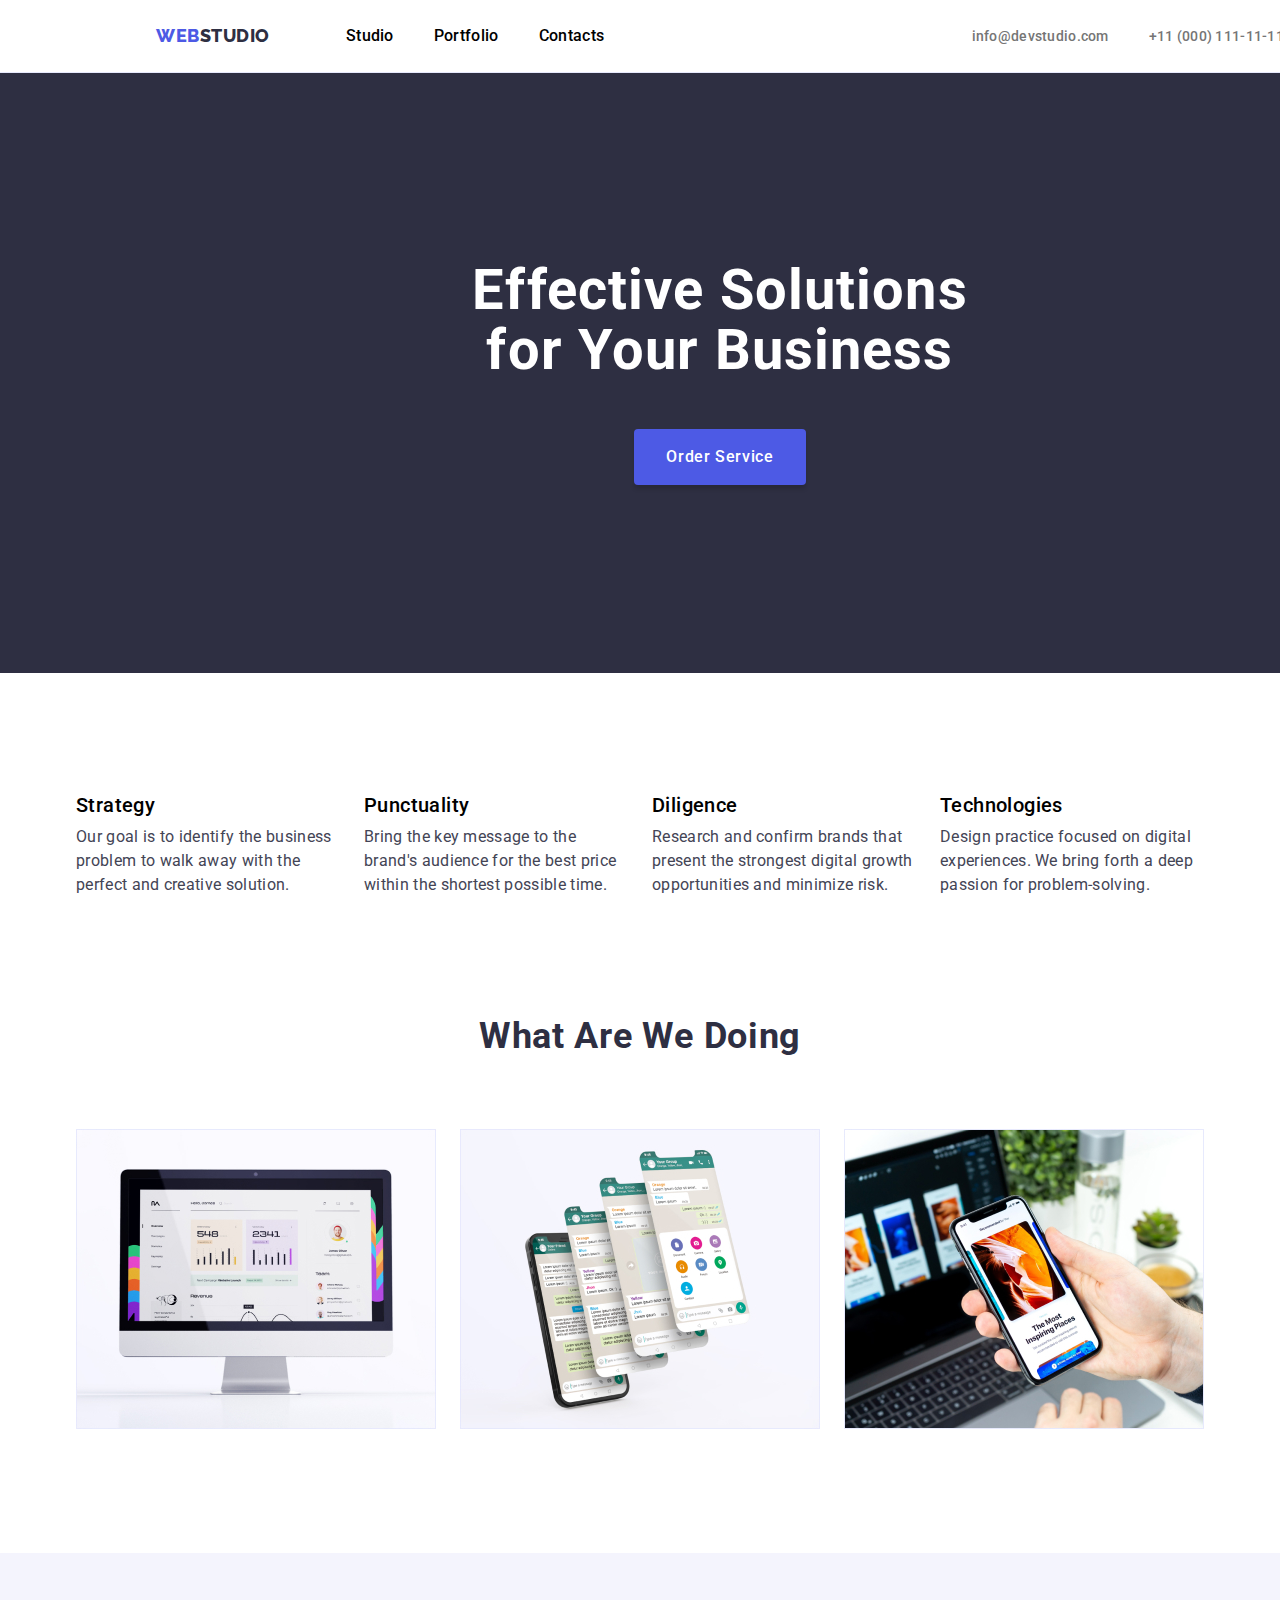
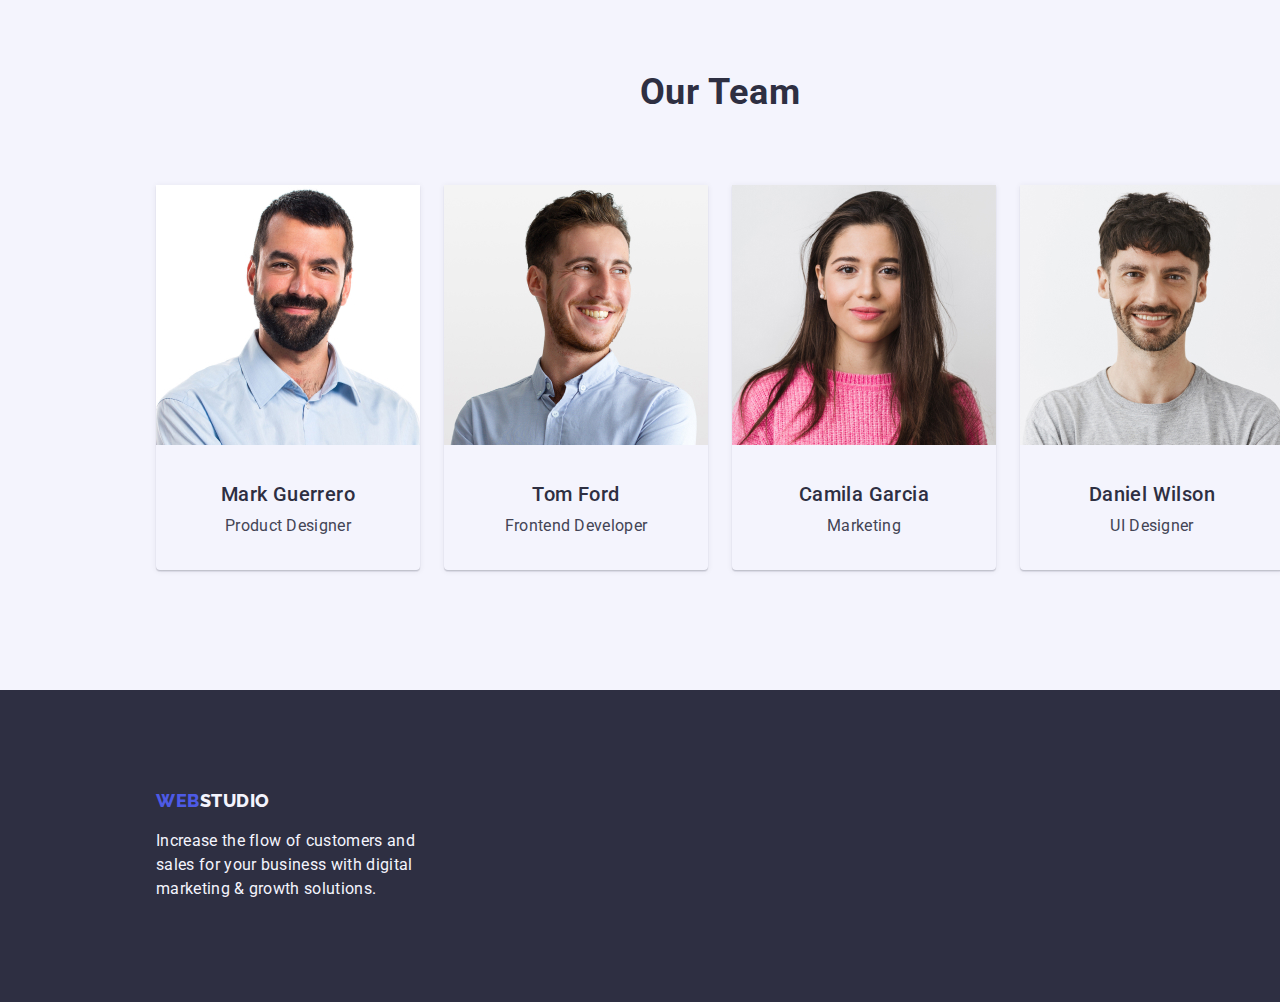
<file: index.html>
<!DOCTYPE html>
<html lang="en">
<head>
    <meta charset="UTF-8">
    <meta http-equiv="X-UA-Compatible" content="IE=edge">
    <meta name="viewport" content="width=device-width, initial-scale=1.0">
    <title>Studio</title>
    <link rel="preconnect" href="https://fonts.googleapis.com">
    <link rel="preconnect" href="https://fonts.gstatic.com" crossorigin>
    <link rel="stylesheet" href="https://cdnjs.cloudflare.com/ajax/libs/modern-normalize/1.0.0/modern-normalize.min.css" />
    <link
        href="https://fonts.googleapis.com/css2?family=Montserrat:wght@400;700&family=Raleway:wght@800&family=Roboto:wght@400;500;700;900&display=swap"
        rel="stylesheet">   
    <link rel="stylesheet" href="./css/style.css">
</head>
<body>
    <header class="header">
        <div class="container header-flex">  
        <nav>
            <a class="header-logo link "
             href="./index.html">
            <span class="logo-web header-logo">Web</span>Studio 
            </a>
        </nav>
        <nav>
            <ul class="nav-links list">
                <li class="nav-link">
                    <a class="header-link link "
                     href="">Studio
                    </a>
                </li>
                <li class="nav-link">
                    <a class="header-link link "
                     href="portfolio.html" 
                    >Portfolio
                    </a>
                </li>
                <li class="nav-link">
                    <a class="header-link link "
                     href=""
                    >Contacts
                    </a>
                </li>
            </ul>
        </nav>
        
        <ul class="contacts link list">
            <li class="contact ">
                <a class="link contact-mail"
                href="mailto:info@devstudio.com">
                info@devstudio.com
                </a>
            </li>
            <li class="contact ">
                <a class="link contact-number"
                  href="tel:+110001111111">
                  +11 (000) 111-11-11
                </a>
            </li>
        </ul>
        </div>
    </header>
    <main>
        <section class="upper-section">
            <div class="upper-section-container">
            <h1 class="main-text">Effective Solutions
            for Your Business
            </h1>
            <button class="upper-section-button button" type="button">Order Service </button>
            </div>
        </section>
        <section class="about">
            <div class="container">
            <h2  hidden>advantages</h2>
            <ul class="about-list list">
                <li class="about-item">
                    <h3 class="about-item-upper">Strategy</h3>
                    <p class="about-item-lower">Our goal is to identify the business
                    problem to walk away with the perfect and creative solution.</p>
                </li>
                <li class="about-item">
                    <h3 class="about-item-upper">Punctuality</h3>
                    <p class="about-item-lower">Bring the key message to the brand's audience for the best price within the shortest possible time.</p>
                </li>
                <li class="about-item">
                    <h3 class="about-item-upper">Diligence</h3>
                    <p class="about-item-lower">Research and confirm brands that present the strongest digital growth opportunities and minimize risk.</p>
                </li>
                <li class="about-item">
                    <h3 class="about-item-upper">Technologies</h3>
                    <p class="about-item-lower">Design practice focused on digital experiences. We bring forth a deep passion for problem-solving.</p>
                </li>
            </ul>
        </div>
        </section>
        <section class="about-work">
            <div class="container">
            <h2 class=about-work-header>What are we doing</h2>
            <ul class="list about-work-flex">
            <li class="about-work-flex-item"><img src="./images/box1.jpg" alt="1examle" width="360"></li>
            <li class="about-work-flex-item"><img src="./images/box2.jpg" alt="2examle" width="360"></li>
            <li class="about-work-flex-item"><img src="./images/box3.jpg" alt="3examle" width="360"></li>
            </ul>
        </div>
        </section>
        <section class="about-team ">
            <div class="container about-team-container">
            <h2 class="about-team-header">Our Team</h2>
            <ul class="list about-team-list">
                <li class="about-work-item">   
                        <img src="./images/mark.jpg" alt="Mark Guerrero" width="264">
                            <div class="team-name-position">
                            <h3 class="team-name">Mark Guerrero</h3>
                            <p class="team-position">Product Designer</p>   
                            </div>              
                </li>
                <!-- arial-label потім добавити на силкки -->
                <li class="about-work-item">
                        <img src="./images/tom.jpg" alt="Tom Ford" width="264">
                            <div class="team-name-position">
                            <h3 class="team-name">Tom Ford</h3>
                            <p class="team-position">Frontend Developer</p>
                            </div>
                </li>
                <li class="about-work-item">
                        <img src="./images/camila.jpg" alt="Camila Garcia" width="264">
                            <div class="team-name-position">
                            <h3 class="team-name">Camila Garcia</h3>
                            <p class="team-position">Marketing</p>
                            </div>
                </li>
                <li class="about-work-item">
                        <img src="./images/daniel.jpg" alt="Daniel Wilson" width="264">
                            <div class="team-name-position">
                            <h3 class="team-name">Daniel Wilson</h3>
                            <p class="team-position">UI Designer</p>
                            </div>
                </li>
            </ul>
        </div>
        </section>
    
    </main>
    <footer class="footer">
        <div class="container">
        <div class="footer-container">
        <a class="link footer-logo" href="./index.html"><span class=logo-web>Web</span>Studio </a>
        <p class="footer-text">Increase the flow of customers and sales for your business with digital marketing & growth solutions.
        </p>
        </div>
        </div>
    </footer> 
</body>
</html>
</file>
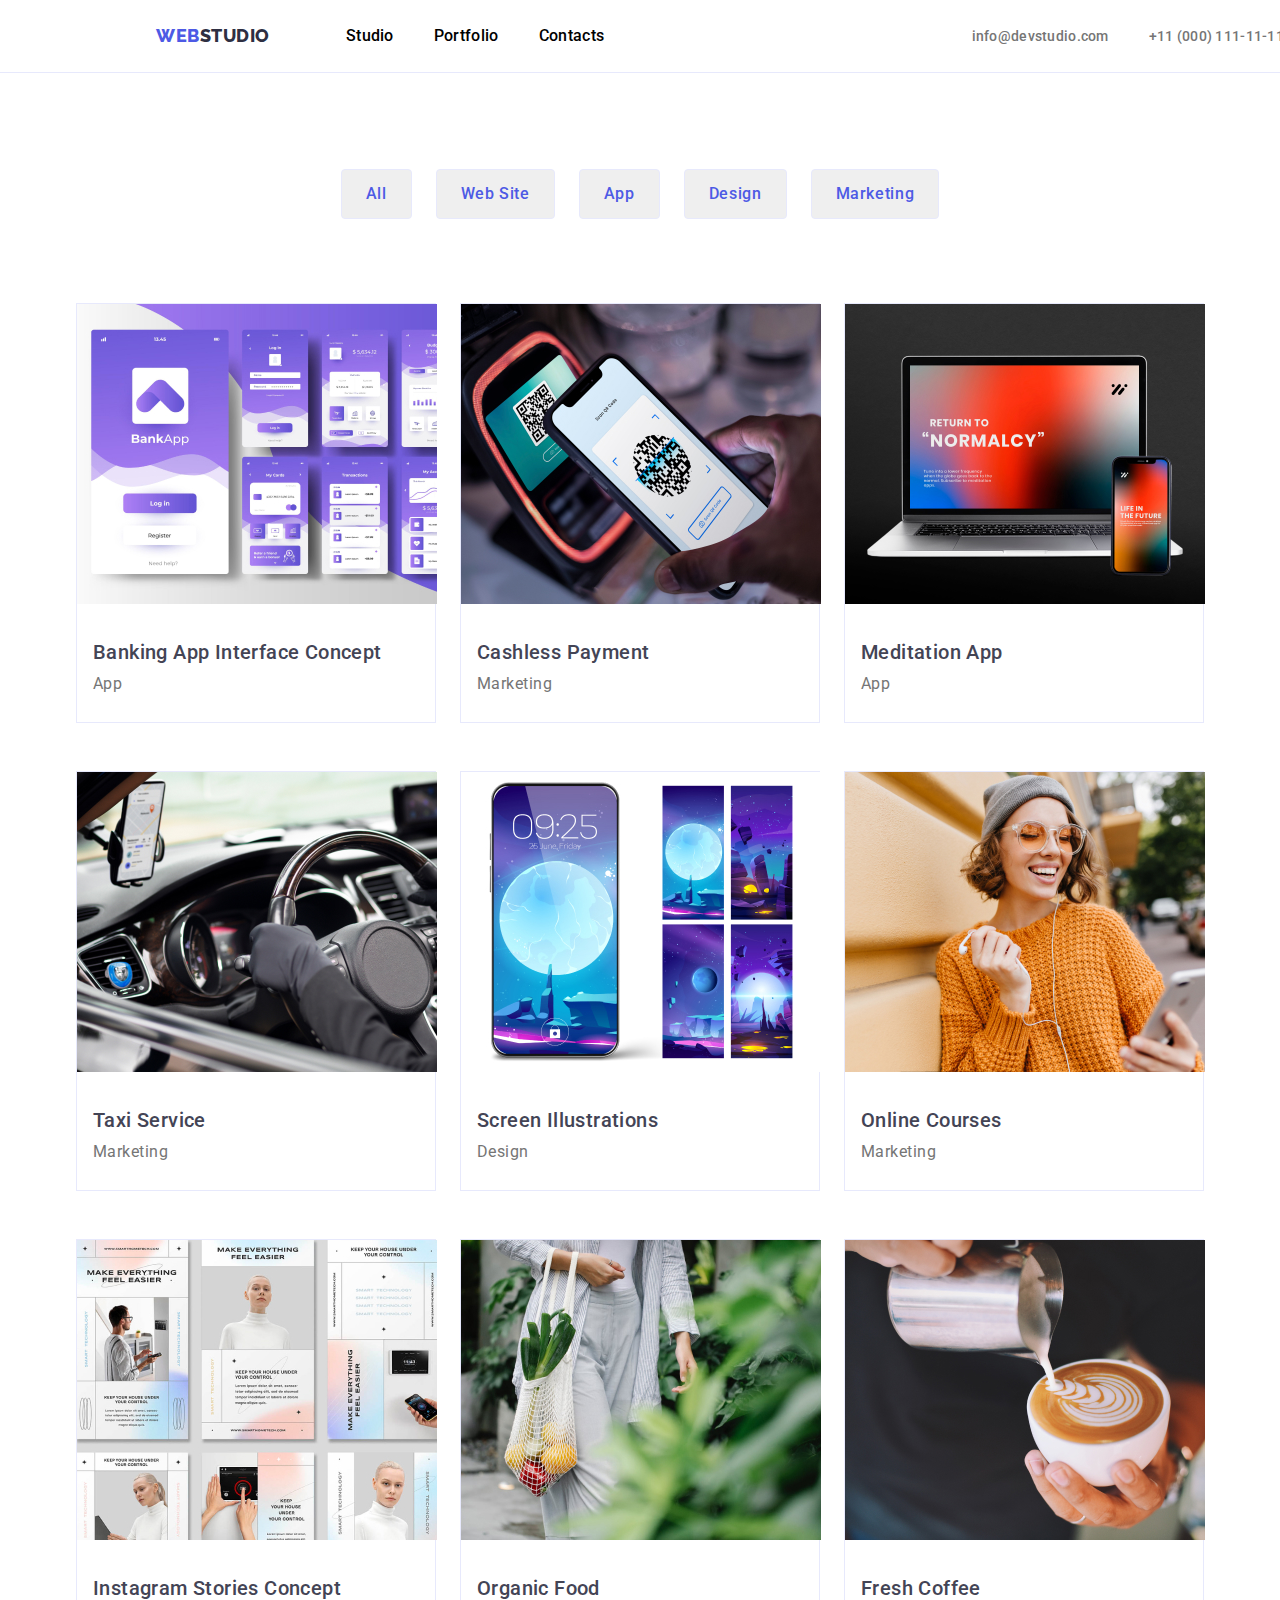
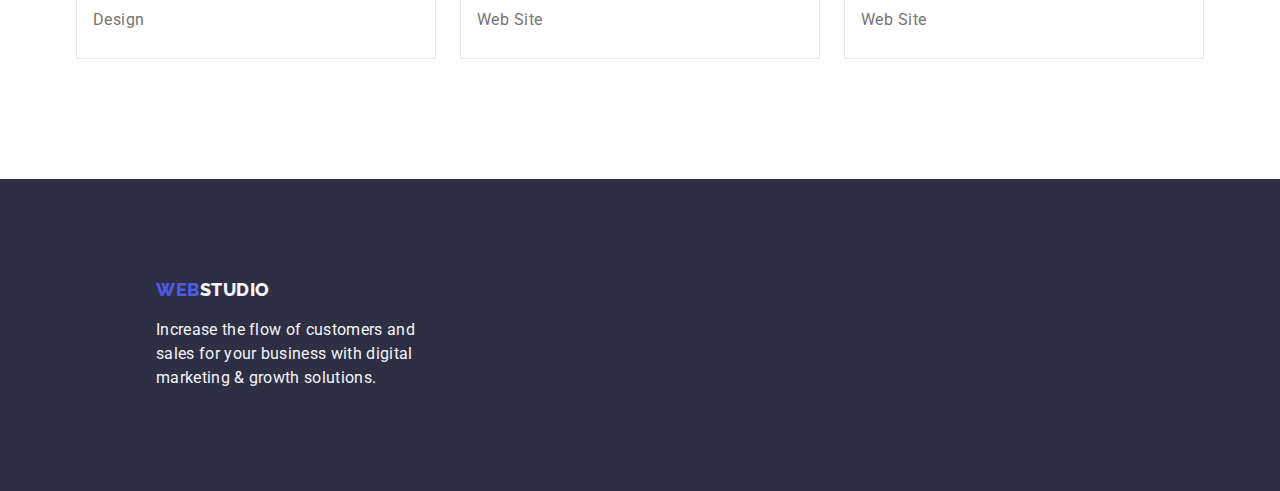
<file: portfolio.html>
<!DOCTYPE html>
<html lang="en">
<head>
    <meta charset="UTF-8">
    <meta http-equiv="X-UA-Compatible" content="IE=edge">
    <meta name="viewport" content="width=device-width, initial-scale=1.0">
    <title>Studio</title>
    <link rel="preconnect" href="https://fonts.googleapis.com">
    <link rel="preconnect" href="https://fonts.gstatic.com" crossorigin>
    <link rel="stylesheet" href="https://cdnjs.cloudflare.com/ajax/libs/modern-normalize/1.0.0/modern-normalize.min.css" />
    <link
          href="https://fonts.googleapis.com/css2?family=Montserrat:wght@400;700&family=Raleway:wght@800&family=Roboto:wght@400;500;700;900&display=swap"
          rel="stylesheet">
    <link rel="stylesheet" href="./css/style.css">
</head>
<body>
<header class="header">
    <div class="container header-flex ">
    <nav>
        <a class="header-logo link " href="./index.html">
            <span class="logo-web header-logo">Web</span>Studio
        </a>
    </nav>
    <nav>
        <ul class="nav-links list">
            <li class="nav-link">
                <a class="header-link link " href="">Studio
                </a>
            </li>
            <li class="nav-link">
                <a class="header-link link " href="portfolio.html">Portfolio
                </a>
            </li>
            <li class="nav-link">
                <a class="header-link link " href="">Contacts
                </a>
            </li>
        </ul>
    </nav>

        <ul class="contacts link list">
            <li class="contact ">
            <a class="link contact-mail" href="mailto:info@devstudio.com">
                info@devstudio.com
            </a>
            </li>
            <li class="contact ">
            <a class="link contact-number" href="tel:+110001111111">
                +11 (000) 111-11-11
            </a>
            </li>
        </ul>
    </div>
</header>
    <main>
        <section class="portfolio-first-section">
            <h2 hidden>Projects</h2>
            <div class="container">
            <ul class="list portfolio-buttons">
            <li class="portfolio-button-flex"><button class="button portfolio-button" type="button">All</button></li>
            <li class="portfolio-button-flex"><button class="button portfolio-button" type="button">Web Site  </button></li>
            <li class="portfolio-button-flex"><button class="button portfolio-button" type="button">App</button></li>
            <li class="portfolio-button-flex"><button class="button portfolio-button" type="button">Design</button></li>
            <li class="portfolio-button-flex"><button class="button portfolio-button" type="button">Marketing</button></li>
            </ul>
            </div>
        </section>
        <section class="portfolio-last-section">
            <div class="container">
            <ul class="list projects">
                <li class="project">
                    <img src="./images/banking.jpg" width="360" height="300" alt="Banking">
                    <h3 class="project-name">Banking App Interface Concept</h3>
                    <p class="project-direction">App</p>
                </li>         
                <li class="project">
                    <img src="./images/cashless.jpg" width="360" height="300" alt="Cashless">
                    <h3 class="project-name">Cashless Payment</h3>
                    <p class="project-direction">Marketing</p>
                </li>
                <li class="project">
                    <img src="./images/meditaion.jpg" width="360" height="300" alt="Meditaion">
                    <h3 class="project-name">Meditation App</h3>
                    <p class="project-direction">App</p>
                </li>
                <li class="project">
                    <img src="./images/taxi.jpg" width="360" height="300" alt="Taxi">
                    <h3 class="project-name">Taxi Service</h3>
                    <p class="project-direction">Marketing</p>
                </li>
                <li class="project">
                    <img src="./images/screen.jpg" width="360" height="300" alt="Screen">
                    <h3 class="project-name">Screen Illustrations</h3>
                    <p class="project-direction">Design</p>
                </li>
                <li class="project">
                    <img src="./images/online.jpg" width="360" height="300" alt="Online">
                    <h3 class="project-name">Online Courses</h3>
                    <p class="project-direction">Marketing</p>
                </li>
                <li class="project">
                    <img src="./images/instagram.jpg" width="360" height="300" alt="Instagram">
                    <h3 class="project-name">Instagram Stories Concept</h3>
                    <p class="project-direction">Design</p>
                </li>
                <li class="project">
                    <img src="./images/organic.jpg" width="360" height="300" alt="Organic">
                    <h3 class="project-name">Organic Food</h3>
                    <p class="project-direction">Web Site</p>
                </li>
                <li class="project">
                    <img  src="./images/coffee.jpg" width="360" height="300" alt="Coffee">
                    <h3 class="project-name">Fresh Coffee</h3>
                    <p class="project-direction">Web Site</p>
                </li>
                
            </ul>
            </div>
        </section>

    </main>
        <footer class="footer">
            <div class="container">
                <div class="footer-container">
                    <a class="link footer-logo" href="./index.html"><span class=logo-web>Web</span>Studio </a>
                    <p class="footer-text">Increase the flow of customers and sales for your business with digital marketing &
                        growth solutions.
                    </p>
                </div>
            </div>
        </footer>
        </body>
        
        </html>
</file>
<file: css/style.css>
*,
*::before,
*::after {
    box-sizing: border-box;
}
body {
    font-family: "roboto", sans-serif;
}
.container {
    width: 1128px;
    margin-left: auto;
    margin-right: auto;
    }
.link {text-decoration: none;}   
.list {list-style: none;}
ul {padding-inline-start: 0px;}
button {padding: 0;
        border: none;
        }
h1,h2,h3,h4,h5,p,li,ul{margin-top:0; margin-bottom:0;}
/* _____________________HEADER_____________________ */
.nav-links {
    display: flex;
    margin-left: 76px;
}
.header-flex{
    display: flex;
    align-items: center;
    height: 72px;
}

.nav-links .nav-link{
    margin-right: 40px;
}
.nav-links .nav-link:last-child{ margin-right: 0;}

.header-logo{
    font-family: 'Raleway' , sans-serif;
    font-style:normal;
    font-weight: 800;
    font-size: 18px;
    line-height: calc(21/18);
    align-items: center;
    letter-spacing: 0.03em;
    text-transform: uppercase;
    color: #2E2F42;
}

.logo-web {
    color: #4D5AE5;
}


button:hover,.footer-logo:hover,.footer-logo:focus {cursor: pointer;}

.header-link{
    font-family: inherit;
    font-weight: 500;
    font-size: 16px;
    line-height: calc(24/16);
    letter-spacing: 0.02em;
    color: inherit;
     
}

.header-link:hover ,.header-link:focus ,.contacts:hover,.contacts:focus ,.contact-number:focus ,.contact-number:hover,.contact-mail:hover ,.contact-mail:focus
 {
    color: #404BBF;
    cursor: pointer;
}
.contacts{
    display: flex;
    margin-left: auto;
}
.contact-mail,
.contact-number {
    font-family: inherit;
    font-weight: 500;
    font-size: 14px;
    line-height: 1.14;
    letter-spacing: 0.02em;
    color: #757575;
}
.contact{
    margin-right: 40px;
}
.contact:last-child {
    margin-right: 0px;
}
.header{
    border-bottom: 1px solid #E7E9FC;
    width: 1440px;
    /* тимчасово */
    margin-right: auto;
    margin-left: auto;
    /* тимчасово */
}

/* __________________________MAIN+1section______________________ */


.upper-section{
    height: 600px;
    text-align: center;  
    background: #2E2F42;
        width: 1440px;
        margin-left: auto;
        margin-right: auto;
    /* тимчасовий бекграунт для зручності */
}
.upper-section-container{
padding: 188px 472px;
/* можливо не правильно, прошу перевіряючого ментора підсказати як то
 відцентрувати, бо в через auto не виходить */
}
.main-text {
    margin-bottom: 48px;
    margin-top: 0;
    margin-right: auto;
    margin-left: auto;
    width: 496px;
    font-family: inherit;
    font-weight: 700;
    font-size: 56px;
    line-height: 1.07; 
    letter-spacing: 0.02em;
    color: #FFFFFF;}

.upper-section-button {
    padding: 16px 32px;
    display: inline-block;
    font-weight: 500;
    font-size: 16px;
    line-height: 1.5;        
    align-items: center;
    text-align: center;
    letter-spacing: 0.04em;
    box-shadow: 0px 4px 4px rgba(0, 0, 0, 0.15);
    border-radius: 4px;
    color: #FFFFFF;
    background-color: #4D5AE5;

}
.about-list {
    display: flex;
    flex-wrap: wrap;
    padding: 120px 0px;
    /* В ДЗ пише, що відстань, між сусідніми елементами має відступатись марджином
    але, мені до кінця не зрозуміло,чи білий простір навколо тексту входить до секції,
    в такому випадку це падінг і між секціями немає марджину
    якщо це секція все, що тільки в рамках тексту, то задається марджин
    секція чи простір? */
}

.about-list .about-item {
    width: 264px;
    margin-right: 24px;
}

.about-list .about-item:last-child {
    margin-right: 0;
}

.about-item-upper {
    margin-bottom: 8px;
    font-family: inherit;
    font-weight: 500;
    font-size: 20px;
    line-height: 1.2;
    letter-spacing: 0.02em;
    color: inherit;

}

.about-item-lower {
    font-family: inherit;
    font-style: normal;
    font-weight: 400;
    font-size: 16px;
    line-height: 1.5;
    letter-spacing: 0.02em;
    color: #434455;
}
.upper-section-button:hover , .upper-section-button:focus {background-color: #404BBF}
/* _______________________________2section______________________ */
.about-work {
    margin-bottom: 120px;
}

.about-work-flex {
    display: flex;
}

.about-work-flex-item {
    margin-right: 24px;
}

.about-work-header {
    margin-bottom: 72px;
}

.about-work-flex-item:nth-child(3n) {
    margin-right: 0px;
}
.about-work-header {
    font-family: inherit;
    font-style: normal;
    font-weight: 700;
    font-size: 36px;
    line-height: 1.11;
    text-align: center;
    letter-spacing: 0.02em;
    text-transform: capitalize;
    color: #2E2F42;
}


/*__________________________________3section_____________________*/
.about-team-container{
    padding: 120px 0;
}
.about-team-list{
    display: flex;
}
.about-team-header {
    margin-bottom: 72px;
    font-family: inherit;
    font-style: normal;
    font-weight: 700;
    font-size: 36px;
    line-height: 1.11;
    text-align: center;
    letter-spacing: 0.02em;
    text-transform: capitalize;
    color: #2E2F42;
}
.team-name {
    font-family: inherit;
    font-weight: 500;
    font-size: 20px;
    line-height: 1.2;
    text-align: center;
    letter-spacing: 0.02em;
    color: #2E2F42;
    margin-bottom: 8px;
}
.team-position{
    font-family: inherit;
    font-weight: 400;
    font-size: 16px;
    line-height: 1.5;
    text-align: center;
    letter-spacing: 0.02em;
    color: #434455;
}
.team-name-position{
    padding: 32px 16px;
}
.about-team{
    background: #F4F4FD;
    width: 1440px; 
    margin-left: auto;
    margin-right: auto;
    /* тимчасове для  */
}
.about-work-item{
    box-shadow: 0px 1px 6px rgba(46, 47, 66, 0.08),
                0px 1px 1px rgba(46, 47, 66, 0.16), 
                0px 2px 1px rgba(46, 47, 66, 0.08);
    border-radius: 0px 0px 4px 4px;
    margin-right: 24px;
}
.about-work-item:last-child{
    margin-right:0px;
}


/*__________________________________footer_____________________*/
.footer {
    background: #2E2F42;
    width: 1440px;
    height: 312px;
    margin-right: auto;
    margin-left: auto;
    /* тимчасово */
}
.footer-container{
    padding: 100px 0;
    margin-left: 0;
    display: block;
}
.footer-logo{
    font-family: 'Raleway', sans-serif;
    font-style: normal;
    font-weight: 800;
    font-size: 18px;
    line-height: calc(21/18);
    align-items: center;
    letter-spacing: 0.03em;
    text-transform: uppercase;
    color: #F4F4FD;
}
.footer-text{
    margin-top: 17.5px;
    width: 264px;
    font-family: inherit;
    font-style: normal;
    font-weight: 400;
    font-size: 16px;
    line-height: 1.5;
    letter-spacing: 0.02em;
    color: #F4F4FD;}
/* .adress{
    font-family: inherit;
    font-style: normal;
    font-weight: 400;
    font-size: 14px;
    line-height: 1.71;    
    letter-spacing: 0.03em;
    color: #FFFFFF; */
        
/* }
.footer-contacts{
    font-family: inherit;
    font-style: normal;
    font-weight: 400;
    font-size: 14px;
    line-height: 1.71px;
    letter-spacing: 0.03em;
    color: rgba(255, 255, 255, 0.6);
} */
/*_________________________________PORTFOLIO_____________________*/
.portfolio-first-section{
    margin-top: 96px;
    margin-bottom: 84px;
}
.portfolio-buttons{
    display: flex;
    justify-content: center;
}
.portfolio-button-flex{
    margin-right: 24px;
}
.portfolio-button-flex:last-child{
    margin-right: 0;
}
.portfolio-button{
    padding:12px 24px;
    
    font-family: inherit;
    font-weight: 500;
    font-size: 16px;
    line-height: 1.5;
    display: flex;
    align-items: center;
    text-align: center;
    letter-spacing: 0.04em;
    color: #4D5AE5;
    border: 1px solid #E7E9FC;
    border-radius: 4px;
}


.portfolio-button:hover, .portfolio-button:focus {
    color: #FFFFFF;
    background: #404BBF;
    box-shadow: 0px 3px 1px rgba(0, 0, 0, 0.1),
                0px 2px 1px rgba(0, 0, 0, 0.08),
                0px 2px 2px rgba(0, 0, 0, 0.12);
    border:1px solid #4D5AE5
}
.projects{
    display: flex;
    flex-wrap: wrap;
}

.project{
    margin-right:24px;
    width: 360px;
    height: 420px;
    border: 1px solid #E7E9FC;
    margin-bottom: 48px;
}
.project:nth-child(3n) {
    margin-right: 0;
}
.project:nth-last-child(-n+3){
    margin-bottom: 0;
}
.project-name{
    margin-top: 32px;
    padding-left: 16px;
    font-family:inherit;
    font-weight: 500;
    font-size: 20px;
    line-height: 1.2;
    letter-spacing: 0.02em;
    color: #434455;
}
.project-direction{
    margin-top: 8px;
    padding-left: 16px;
    font-family: inherit;
    font-weight: 400;
    font-size: 16px;
    line-height: 1.5;
    letter-spacing: 0.03em;
    color: #757575;
}
.portfolio-last-section{
    margin-bottom: 120px;
}
</file>
